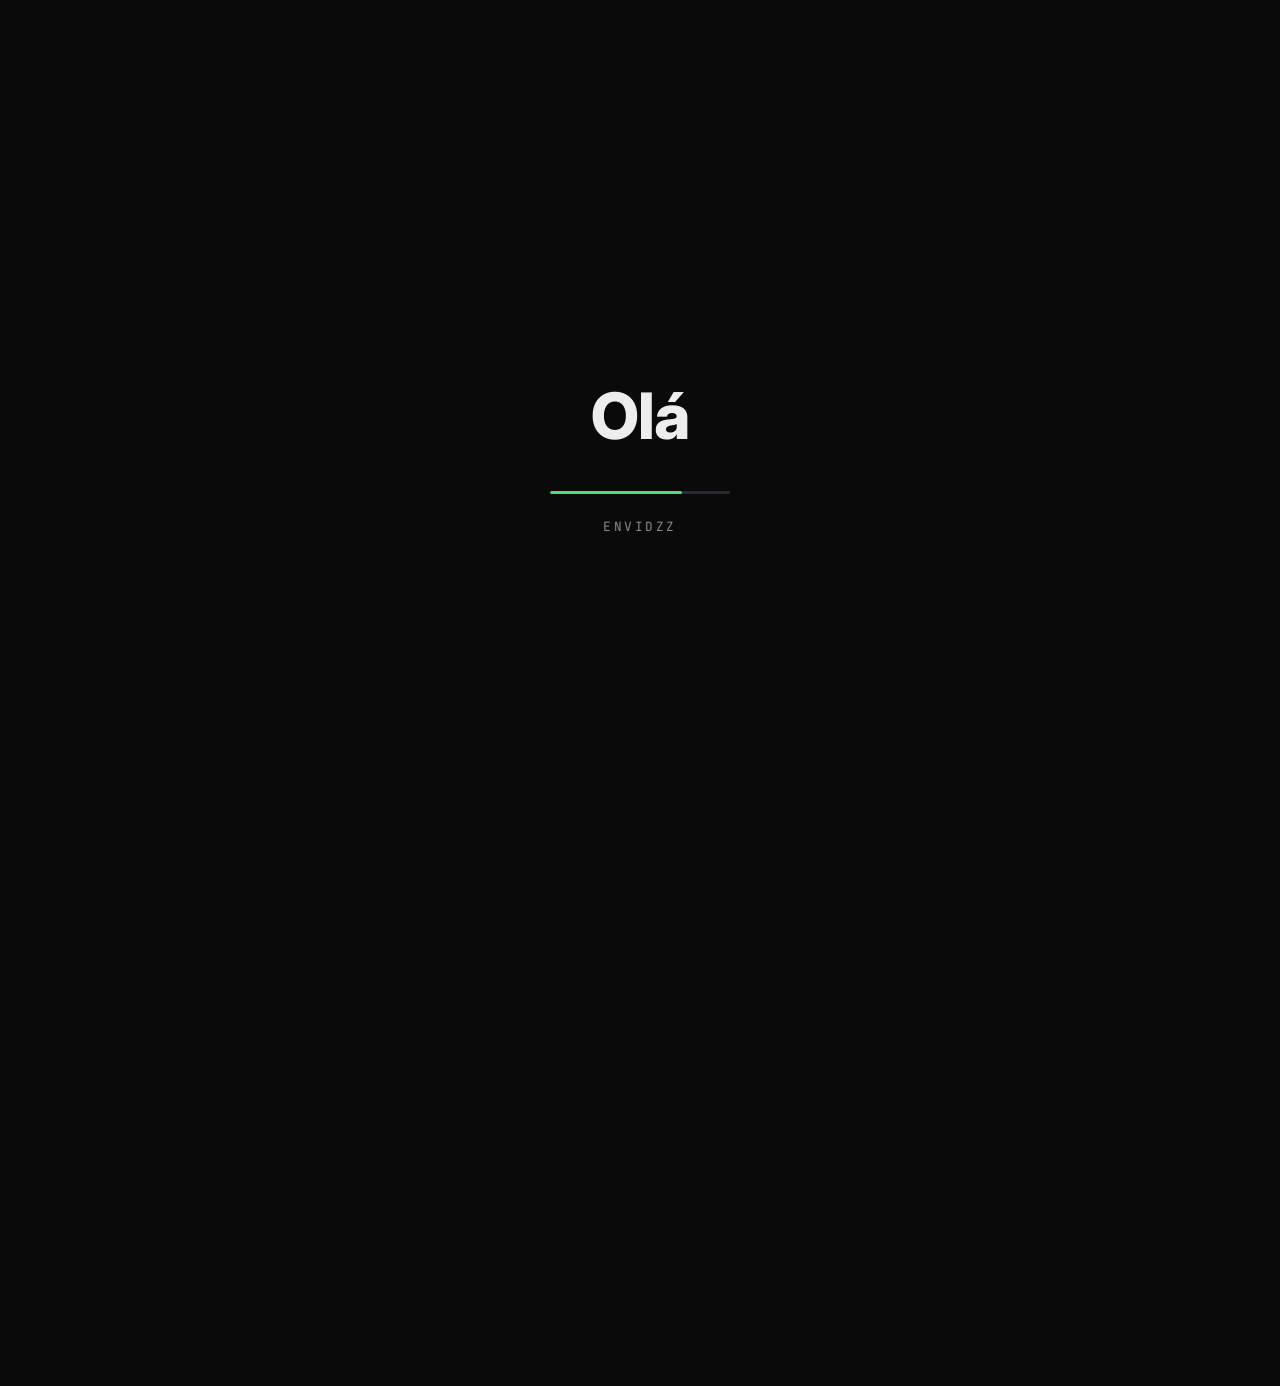
<file: index.html>
<!DOCTYPE html>
<html lang="en">
<head>
  <meta charset="UTF-8" />
  <meta name="viewport" content="width=device-width, initial-scale=1.0" />
  <meta name="description" content="envidzz — Minecraft plugin developer (Paper / Spigot · Java 21 · MC 1.21+)." />
  <meta name="color-scheme" content="dark" />
  <title>envidzz — plugin developer</title>
  <link rel="preconnect" href="https://fonts.googleapis.com" />
  <link rel="preconnect" href="https://fonts.gstatic.com" crossorigin />
  <link href="https://fonts.googleapis.com/css2?family=Inter:wght@400;500;600;700;800&family=JetBrains+Mono:wght@400;500&display=swap" rel="stylesheet" />
  <link rel="stylesheet" href="styles.css" />
</head>
<body>
  <div id="loader" class="loader">
    <div class="loader-word" id="loaderWord">Hello</div>
    <div class="loader-bar"><span id="loaderBar"></span></div>
    <div class="loader-sub">envidzz</div>
  </div>

  <div id="page" class="page">
    <header class="nav" id="nav">
      <a class="nav-logo" href=".">envidzz</a>
      <nav class="nav-links" aria-label="sections">
        <a href="." aria-current="page">Home</a>
        <a href="projects/">Projects</a>
        <a href="about/">About</a>
        <a href="stack/">Stack</a>
        <a href="servers/">Servers</a>
        <a href="contact/">Contact</a>
      </nav>
    </header>

    <main>
      <section id="home" class="hero reveal">
        <h1>envidzz</h1>
        <p class="tagline">Minecraft plugin developer</p>
        <p class="lede">I build server-grade plugins for modern 1.21+ servers — punishment suites, team frameworks, secure trading, and utilities that do one thing, well. Storage done right, permission-aware commands, MiniMessage UX, and admin tooling that respects the operator.</p>
        <p class="comment">// currently working on <a href="https://vantido.com" rel="noopener">vantido.com</a></p>
        <div class="cta">
          <a href="projects/" class="btn btn-primary">View projects</a>
        </div>
      </section>

      <section id="hub" class="section reveal">
        <h2 class="section-title"><span class="hash">#</span> Explore</h2>
        <div class="hub">
          <a class="page-card" href="projects/">
            <span class="pc-text">
              <span class="pc-title">Projects</span>
              <span class="pc-desc">SimpleRTP, TeamX, TradePlugin, LiteBanX</span>
            </span>
            <span class="pc-arrow">→</span>
          </a>
          <a class="page-card" href="about/">
            <span class="pc-text">
              <span class="pc-title">About</span>
              <span class="pc-desc">What I build and how I build it</span>
            </span>
            <span class="pc-arrow">→</span>
          </a>
          <a class="page-card" href="stack/">
            <span class="pc-text">
              <span class="pc-title">Stack</span>
              <span class="pc-desc">Platform, language, storage, UI</span>
            </span>
            <span class="pc-arrow">→</span>
          </a>
          <a class="page-card" href="servers/">
            <span class="pc-text">
              <span class="pc-title">Servers</span>
              <span class="pc-desc">Servers I have worked on</span>
            </span>
            <span class="pc-arrow">→</span>
          </a>
          <a class="page-card" href="contact/">
            <span class="pc-text">
              <span class="pc-title">Contact</span>
              <span class="pc-desc">DMs open for commissions</span>
            </span>
            <span class="pc-arrow">→</span>
          </a>
        </div>
      </section>
    </main>

    <footer class="foot">
      <span>envidzz © 2026</span>
    </footer>
  </div>

  <script src="app.js"></script>
</body>
</html>
</file>
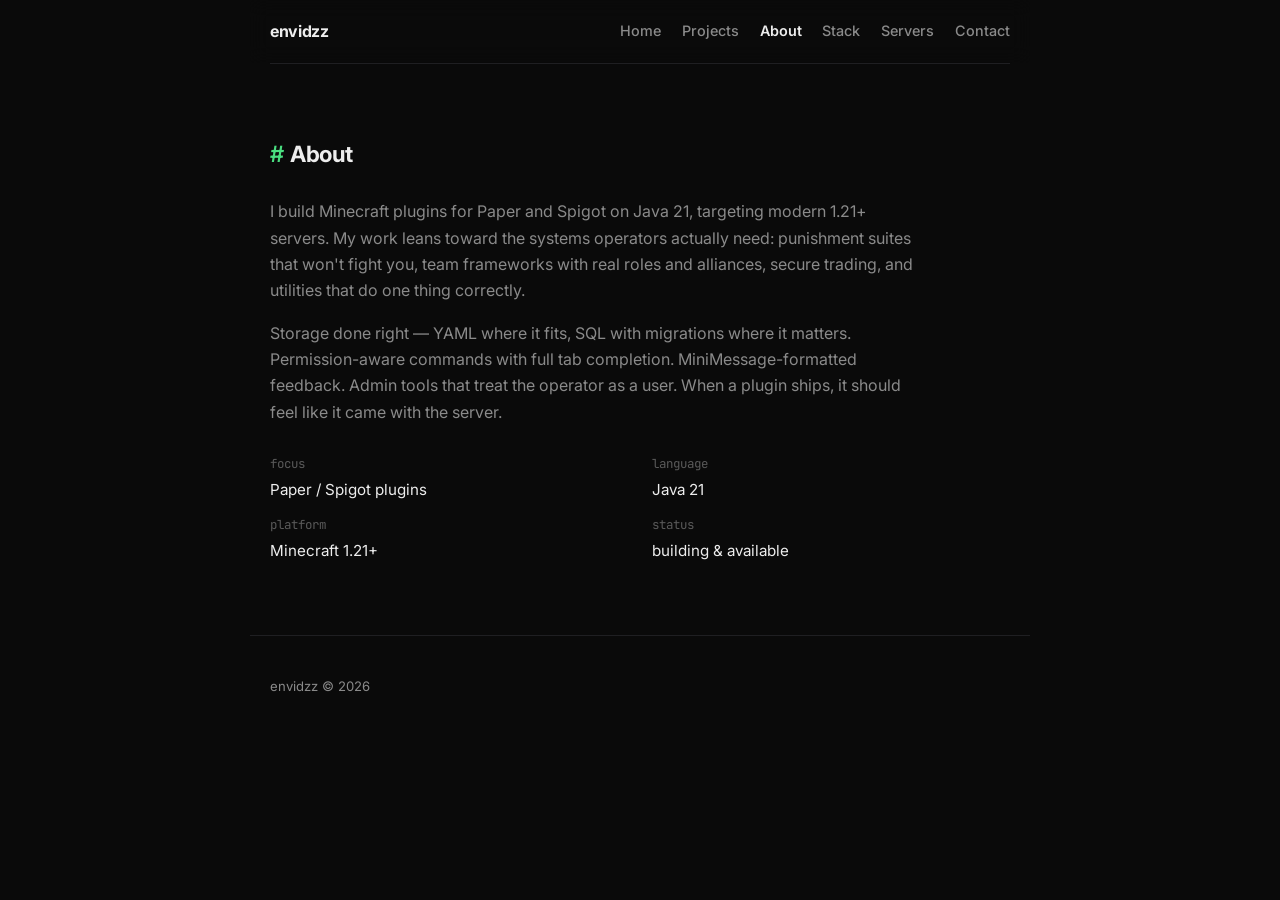
<file: about/index.html>
<!DOCTYPE html>
<html lang="en">
<head>
  <meta charset="UTF-8" />
  <meta name="viewport" content="width=device-width, initial-scale=1.0" />
  <meta name="description" content="envidzz — about: Minecraft plugin developer for Paper / Spigot on Java 21, targeting modern 1.21+ servers." />
  <meta name="color-scheme" content="dark" />
  <title>envidzz — about</title>
  <link rel="preconnect" href="https://fonts.googleapis.com" />
  <link rel="preconnect" href="https://fonts.gstatic.com" crossorigin />
  <link href="https://fonts.googleapis.com/css2?family=Inter:wght@400;500;600;700;800&family=JetBrains+Mono:wght@400;500&display=swap" rel="stylesheet" />
  <link rel="stylesheet" href="../styles.css" />
</head>
<body>
  <div id="page" class="page ready">
    <header class="nav" id="nav">
      <a class="nav-logo" href="../">envidzz</a>
      <nav class="nav-links" aria-label="sections">
        <a href="../">Home</a>
        <a href="../projects/">Projects</a>
        <a href="./" aria-current="page">About</a>
        <a href="../stack/">Stack</a>
        <a href="../servers/">Servers</a>
        <a href="../contact/">Contact</a>
      </nav>
    </header>

    <main>
      <section id="about" class="section reveal">
        <h2 class="section-title"><span class="hash">#</span> About</h2>
        <p>I build Minecraft plugins for Paper and Spigot on Java 21, targeting modern 1.21+ servers. My work leans toward the systems operators actually need: punishment suites that won't fight you, team frameworks with real roles and alliances, secure trading, and utilities that do one thing correctly.</p>
        <p>Storage done right — YAML where it fits, SQL with migrations where it matters. Permission-aware commands with full tab completion. MiniMessage-formatted feedback. Admin tools that treat the operator as a user. When a plugin ships, it should feel like it came with the server.</p>
        <dl class="meta">
          <div><dt>focus</dt><dd>Paper / Spigot plugins</dd></div>
          <div><dt>language</dt><dd>Java 21</dd></div>
          <div><dt>platform</dt><dd>Minecraft 1.21+</dd></div>
          <div><dt>status</dt><dd>building &amp; available</dd></div>
        </dl>
      </section>
    </main>

    <footer class="foot">
      <span>envidzz © 2026</span>
    </footer>
  </div>

  <script src="../app.js"></script>
</body>
</html>
</file>
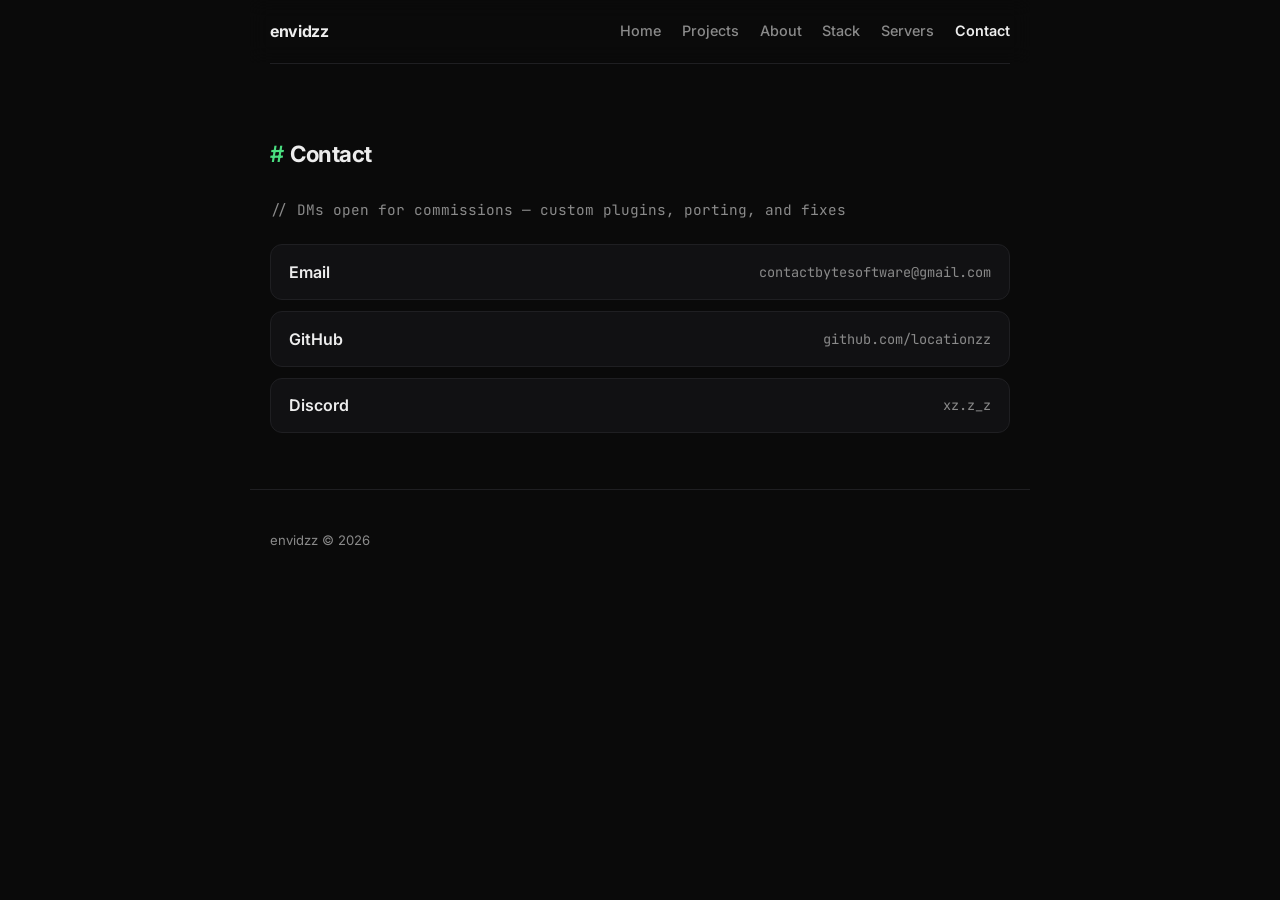
<file: contact/index.html>
<!DOCTYPE html>
<html lang="en">
<head>
  <meta charset="UTF-8" />
  <meta name="viewport" content="width=device-width, initial-scale=1.0" />
  <meta name="description" content="envidzz — contact: DMs open for commissions — custom plugins, porting, and fixes." />
  <meta name="color-scheme" content="dark" />
  <title>envidzz — contact</title>
  <link rel="preconnect" href="https://fonts.googleapis.com" />
  <link rel="preconnect" href="https://fonts.gstatic.com" crossorigin />
  <link href="https://fonts.googleapis.com/css2?family=Inter:wght@400;500;600;700;800&family=JetBrains+Mono:wght@400;500&display=swap" rel="stylesheet" />
  <link rel="stylesheet" href="../styles.css" />
</head>
<body>
  <div id="page" class="page ready">
    <header class="nav" id="nav">
      <a class="nav-logo" href="../">envidzz</a>
      <nav class="nav-links" aria-label="sections">
        <a href="../">Home</a>
        <a href="../projects/">Projects</a>
        <a href="../about/">About</a>
        <a href="../stack/">Stack</a>
        <a href="../servers/">Servers</a>
        <a href="./" aria-current="page">Contact</a>
      </nav>
    </header>

    <main>
      <section id="contact" class="section reveal">
        <h2 class="section-title"><span class="hash">#</span> Contact</h2>
        <p class="comment">// DMs open for commissions — custom plugins, porting, and fixes</p>
        <div class="contact-links">
          <a href="mailto:contactbytesoftware@gmail.com">
            <span class="cl-label">Email</span>
            <span class="cl-val">contactbytesoftware@gmail.com</span>
          </a>
          <a href="https://github.com/locationzz" rel="noopener">
            <span class="cl-label">GitHub</span>
            <span class="cl-val">github.com/locationzz</span>
          </a>
          <a href="#" rel="noopener">
            <span class="cl-label">Discord</span>
            <span class="cl-val">xz.z_z</span>
          </a>
        </div>
      </section>
    </main>

    <footer class="foot">
      <span>envidzz © 2026</span>
    </footer>
  </div>

  <script src="../app.js"></script>
</body>
</html>
</file>
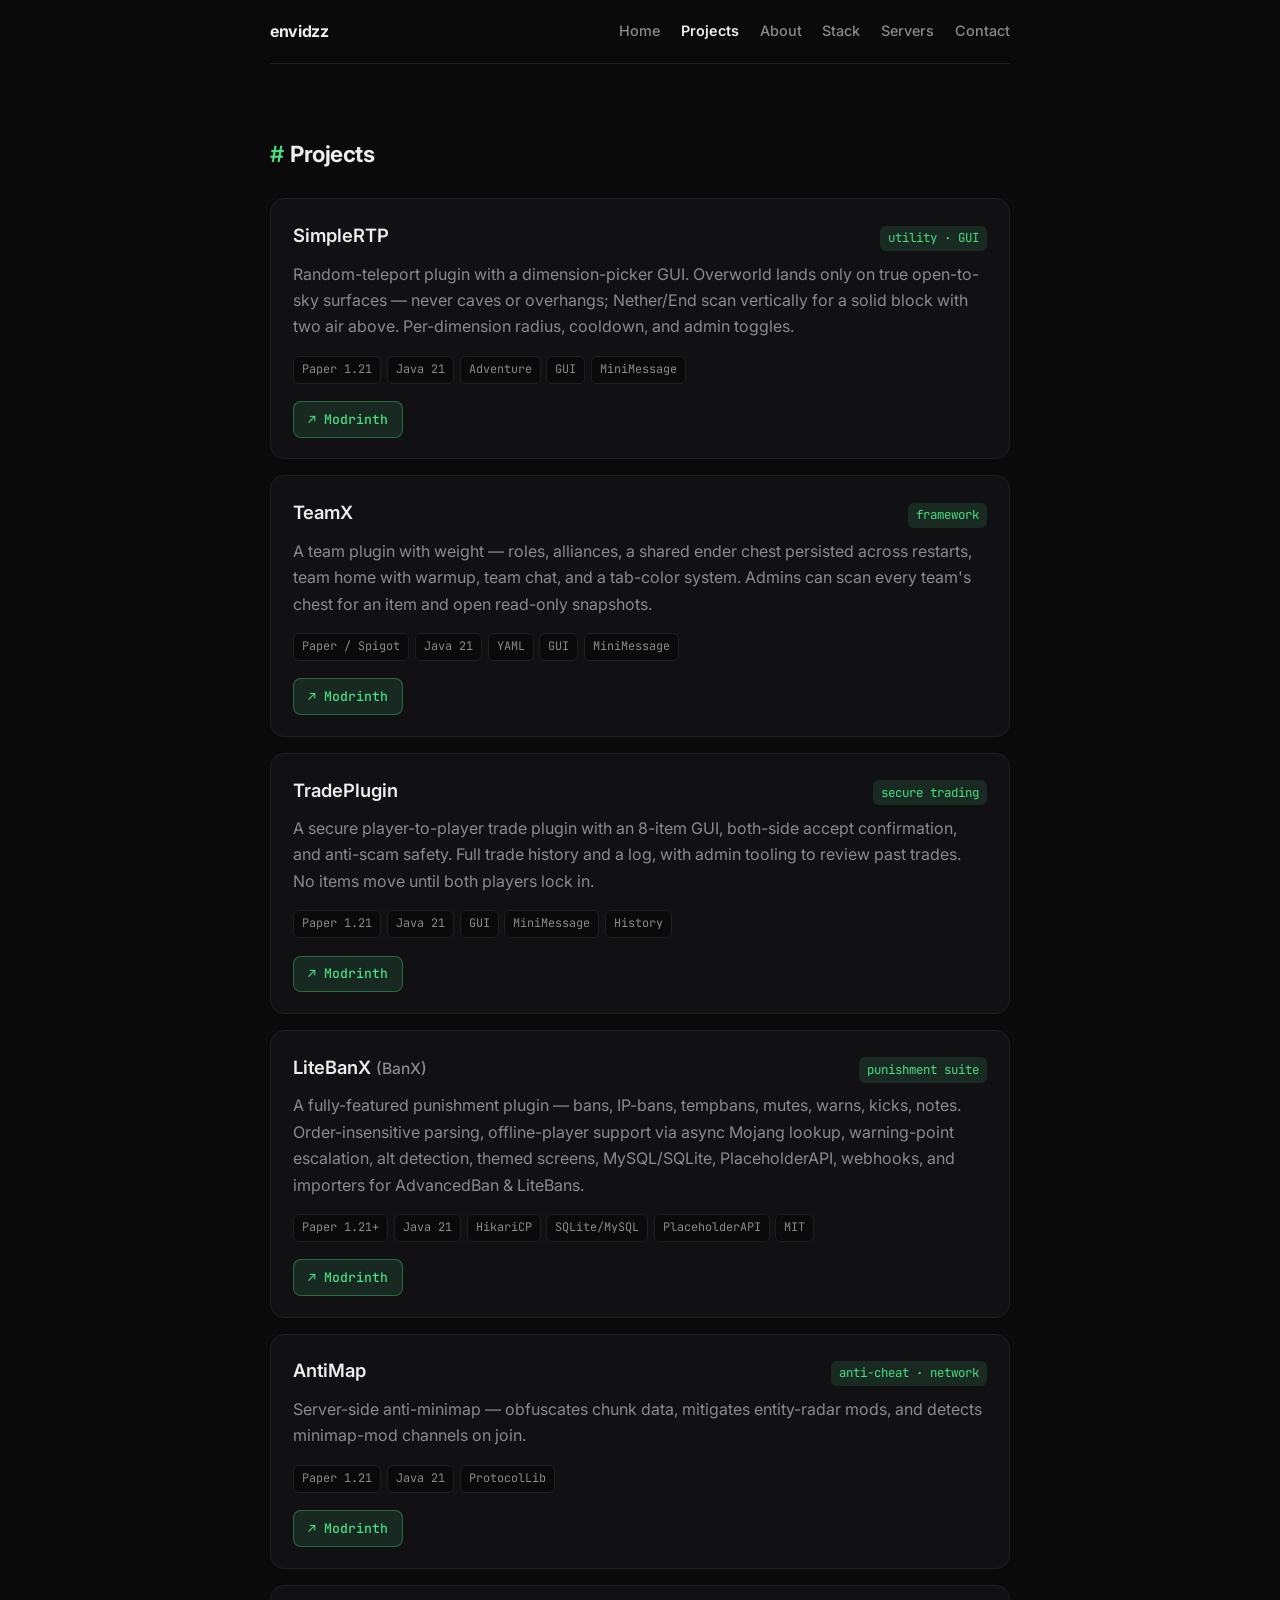
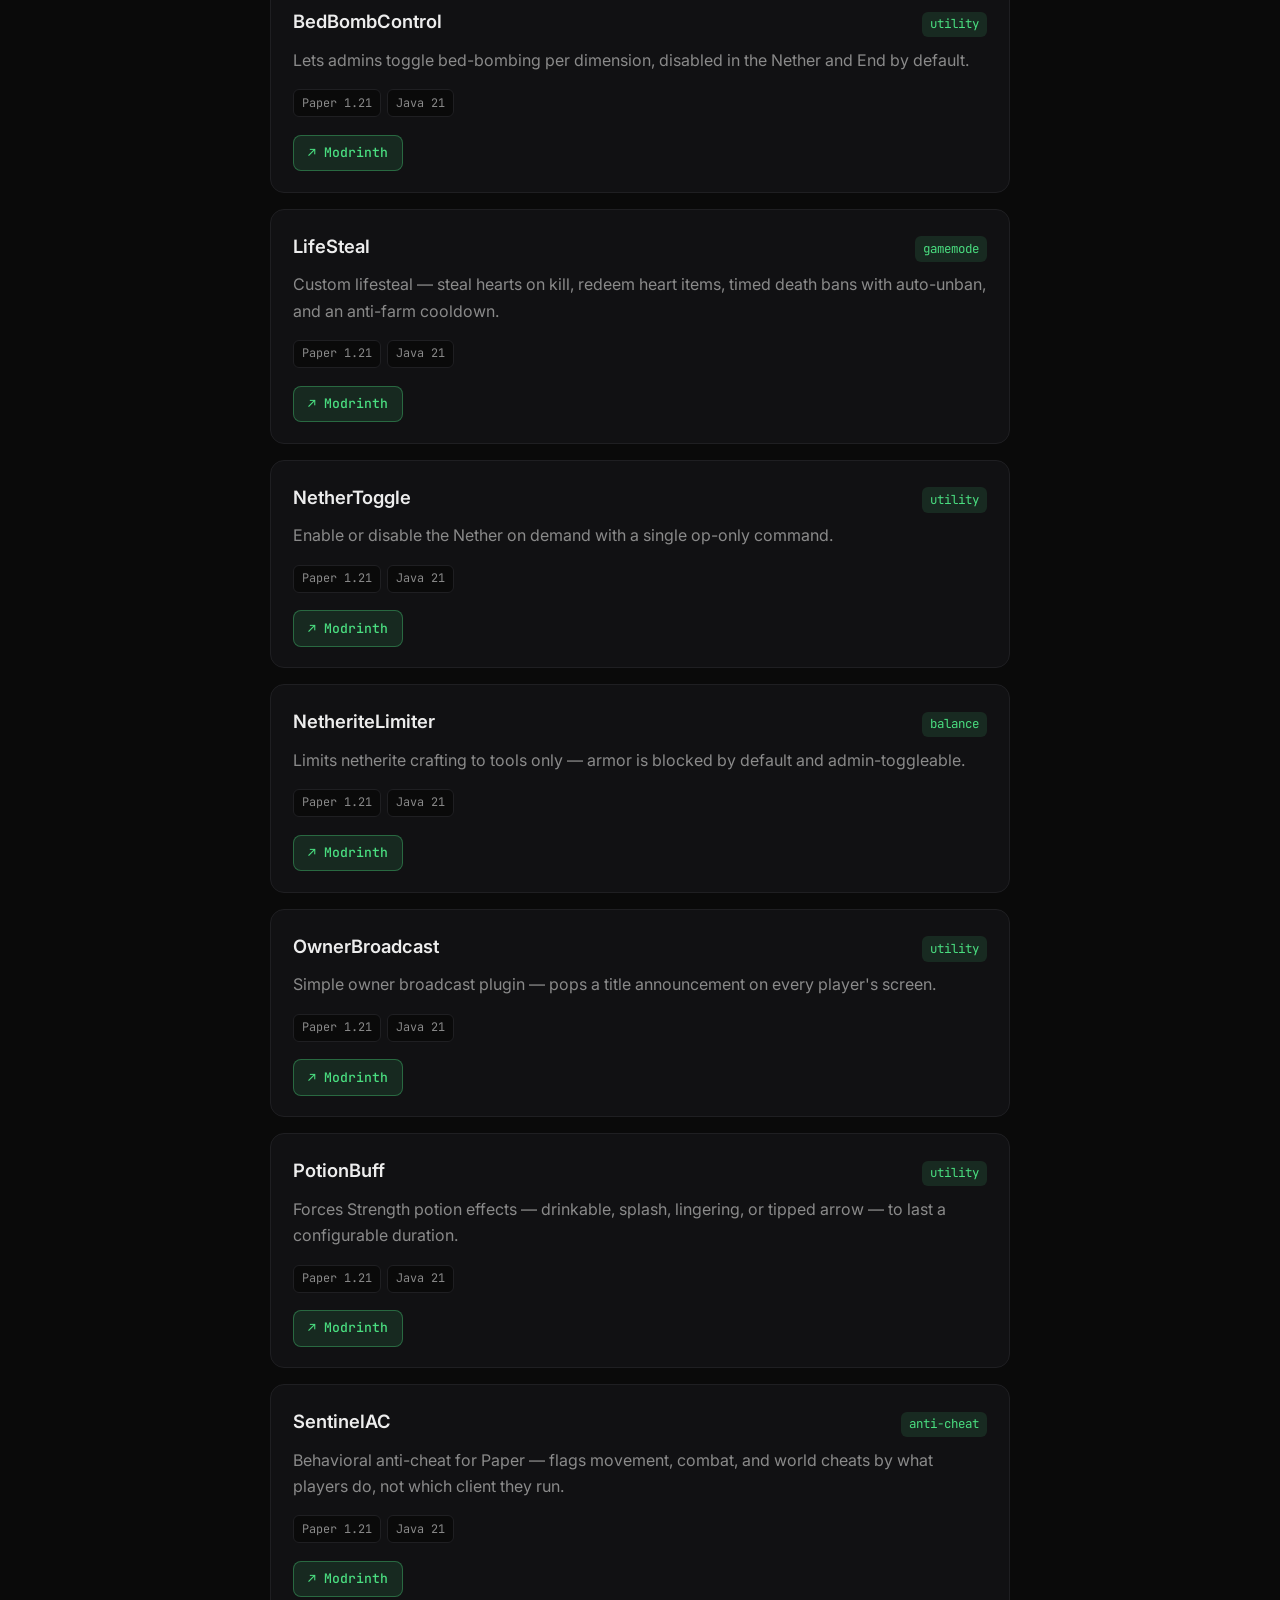
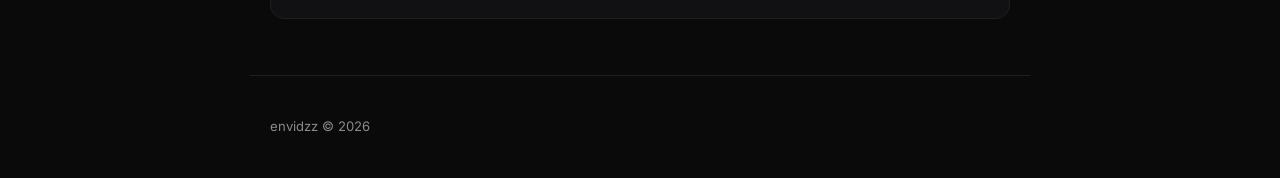
<file: projects/index.html>
<!DOCTYPE html>
<html lang="en">
<head>
  <meta charset="UTF-8" />
  <meta name="viewport" content="width=device-width, initial-scale=1.0" />
  <meta name="description" content="envidzz — projects: SimpleRTP, TeamX, TradePlugin, LiteBanX, and more Paper / Spigot plugins. Java 21, MC 1.21+." />
  <meta name="color-scheme" content="dark" />
  <title>envidzz — projects</title>
  <link rel="preconnect" href="https://fonts.googleapis.com" />
  <link rel="preconnect" href="https://fonts.gstatic.com" crossorigin />
  <link href="https://fonts.googleapis.com/css2?family=Inter:wght@400;500;600;700;800&family=JetBrains+Mono:wght@400;500&display=swap" rel="stylesheet" />
  <link rel="stylesheet" href="../styles.css" />
</head>
<body>
  <div id="page" class="page ready">
    <header class="nav" id="nav">
      <a class="nav-logo" href="../">envidzz</a>
      <nav class="nav-links" aria-label="sections">
        <a href="../">Home</a>
        <a href="./" aria-current="page">Projects</a>
        <a href="../about/">About</a>
        <a href="../stack/">Stack</a>
        <a href="../servers/">Servers</a>
        <a href="../contact/">Contact</a>
      </nav>
    </header>

    <main>
      <section id="projects" class="section reveal">
        <h2 class="section-title"><span class="hash">#</span> Projects</h2>
        <div class="work">
          <article class="work-item">
            <div class="work-head">
              <h3>SimpleRTP</h3>
              <span class="work-kind">utility · GUI</span>
            </div>
            <p>Random-teleport plugin with a dimension-picker GUI. Overworld lands only on true open-to-sky surfaces — never caves or overhangs; Nether/End scan vertically for a solid block with two air above. Per-dimension radius, cooldown, and admin toggles.</p>
            <div class="pills">
              <span>Paper 1.21</span><span>Java 21</span><span>Adventure</span><span>GUI</span><span>MiniMessage</span>
            </div>
            <a class="dl" href="https://modrinth.com/plugin/thesimplertp" rel="noopener">↗ Modrinth</a>
          </article>

          <article class="work-item">
            <div class="work-head">
              <h3>TeamX</h3>
              <span class="work-kind">framework</span>
            </div>
            <p>A team plugin with weight — roles, alliances, a shared ender chest persisted across restarts, team home with warmup, team chat, and a tab-color system. Admins can scan every team's chest for an item and open read-only snapshots.</p>
            <div class="pills">
              <span>Paper / Spigot</span><span>Java 21</span><span>YAML</span><span>GUI</span><span>MiniMessage</span>
            </div>
            <a class="dl" href="https://modrinth.com/plugin/teamsx" rel="noopener">↗ Modrinth</a>
          </article>

          <article class="work-item">
            <div class="work-head">
              <h3>TradePlugin</h3>
              <span class="work-kind">secure trading</span>
            </div>
            <p>A secure player-to-player trade plugin with an 8-item GUI, both-side accept confirmation, and anti-scam safety. Full trade history and a log, with admin tooling to review past trades. No items move until both players lock in.</p>
            <div class="pills">
              <span>Paper 1.21</span><span>Java 21</span><span>GUI</span><span>MiniMessage</span><span>History</span>
            </div>
            <a class="dl" href="https://modrinth.com/plugin/secure-tradeplugin" rel="noopener">↗ Modrinth</a>
          </article>

          <article class="work-item">
            <div class="work-head">
              <h3>LiteBanX <span class="alt">(BanX)</span></h3>
              <span class="work-kind">punishment suite</span>
            </div>
            <p>A fully-featured punishment plugin — bans, IP-bans, tempbans, mutes, warns, kicks, notes. Order-insensitive parsing, offline-player support via async Mojang lookup, warning-point escalation, alt detection, themed screens, MySQL/SQLite, PlaceholderAPI, webhooks, and importers for AdvancedBan &amp; LiteBans.</p>
            <div class="pills">
              <span>Paper 1.21+</span><span>Java 21</span><span>HikariCP</span><span>SQLite/MySQL</span><span>PlaceholderAPI</span><span>MIT</span>
            </div>
            <a class="dl" href="https://modrinth.com/plugin/litebanx" rel="noopener">↗ Modrinth</a>
          </article>

          <article class="work-item">
            <div class="work-head">
              <h3>AntiMap</h3>
              <span class="work-kind">anti-cheat · network</span>
            </div>
            <p>Server-side anti-minimap — obfuscates chunk data, mitigates entity-radar mods, and detects minimap-mod channels on join.</p>
            <div class="pills">
              <span>Paper 1.21</span><span>Java 21</span><span>ProtocolLib</span>
            </div>
            <a class="dl" href="https://modrinth.com/plugin/antimap" rel="noopener">↗ Modrinth</a>
          </article>

          <article class="work-item">
            <div class="work-head">
              <h3>BedBombControl</h3>
              <span class="work-kind">utility</span>
            </div>
            <p>Lets admins toggle bed-bombing per dimension, disabled in the Nether and End by default.</p>
            <div class="pills">
              <span>Paper 1.21</span><span>Java 21</span>
            </div>
            <a class="dl" href="https://modrinth.com/plugin/bedbombcontrol" rel="noopener">↗ Modrinth</a>
          </article>

          <article class="work-item">
            <div class="work-head">
              <h3>LifeSteal</h3>
              <span class="work-kind">gamemode</span>
            </div>
            <p>Custom lifesteal — steal hearts on kill, redeem heart items, timed death bans with auto-unban, and an anti-farm cooldown.</p>
            <div class="pills">
              <span>Paper 1.21</span><span>Java 21</span>
            </div>
            <a class="dl" href="https://modrinth.com/plugin/heart-lifesteal" rel="noopener">↗ Modrinth</a>
          </article>

          <article class="work-item">
            <div class="work-head">
              <h3>NetherToggle</h3>
              <span class="work-kind">utility</span>
            </div>
            <p>Enable or disable the Nether on demand with a single op-only command.</p>
            <div class="pills">
              <span>Paper 1.21</span><span>Java 21</span>
            </div>
            <a class="dl" href="https://modrinth.com/plugin/nethertoggle" rel="noopener">↗ Modrinth</a>
          </article>

          <article class="work-item">
            <div class="work-head">
              <h3>NetheriteLimiter</h3>
              <span class="work-kind">balance</span>
            </div>
            <p>Limits netherite crafting to tools only — armor is blocked by default and admin-toggleable.</p>
            <div class="pills">
              <span>Paper 1.21</span><span>Java 21</span>
            </div>
            <a class="dl" href="https://modrinth.com/plugin/netheritelimiter" rel="noopener">↗ Modrinth</a>
          </article>

          <article class="work-item">
            <div class="work-head">
              <h3>OwnerBroadcast</h3>
              <span class="work-kind">utility</span>
            </div>
            <p>Simple owner broadcast plugin — pops a title announcement on every player's screen.</p>
            <div class="pills">
              <span>Paper 1.21</span><span>Java 21</span>
            </div>
            <a class="dl" href="https://modrinth.com/plugin/ownerbroadcast" rel="noopener">↗ Modrinth</a>
          </article>

          <article class="work-item">
            <div class="work-head">
              <h3>PotionBuff</h3>
              <span class="work-kind">utility</span>
            </div>
            <p>Forces Strength potion effects — drinkable, splash, lingering, or tipped arrow — to last a configurable duration.</p>
            <div class="pills">
              <span>Paper 1.21</span><span>Java 21</span>
            </div>
            <a class="dl" href="https://modrinth.com/plugin/potionbuff" rel="noopener">↗ Modrinth</a>
          </article>

          <article class="work-item">
            <div class="work-head">
              <h3>SentinelAC</h3>
              <span class="work-kind">anti-cheat</span>
            </div>
            <p>Behavioral anti-cheat for Paper — flags movement, combat, and world cheats by what players do, not which client they run.</p>
            <div class="pills">
              <span>Paper 1.21</span><span>Java 21</span>
            </div>
            <a class="dl" href="https://modrinth.com/plugin/sentinelac-envidz" rel="noopener">↗ Modrinth</a>
          </article>
        </div>
      </section>
    </main>

    <footer class="foot">
      <span>envidzz © 2026</span>
    </footer>
  </div>

  <script src="../app.js"></script>
</body>
</html>
</file>
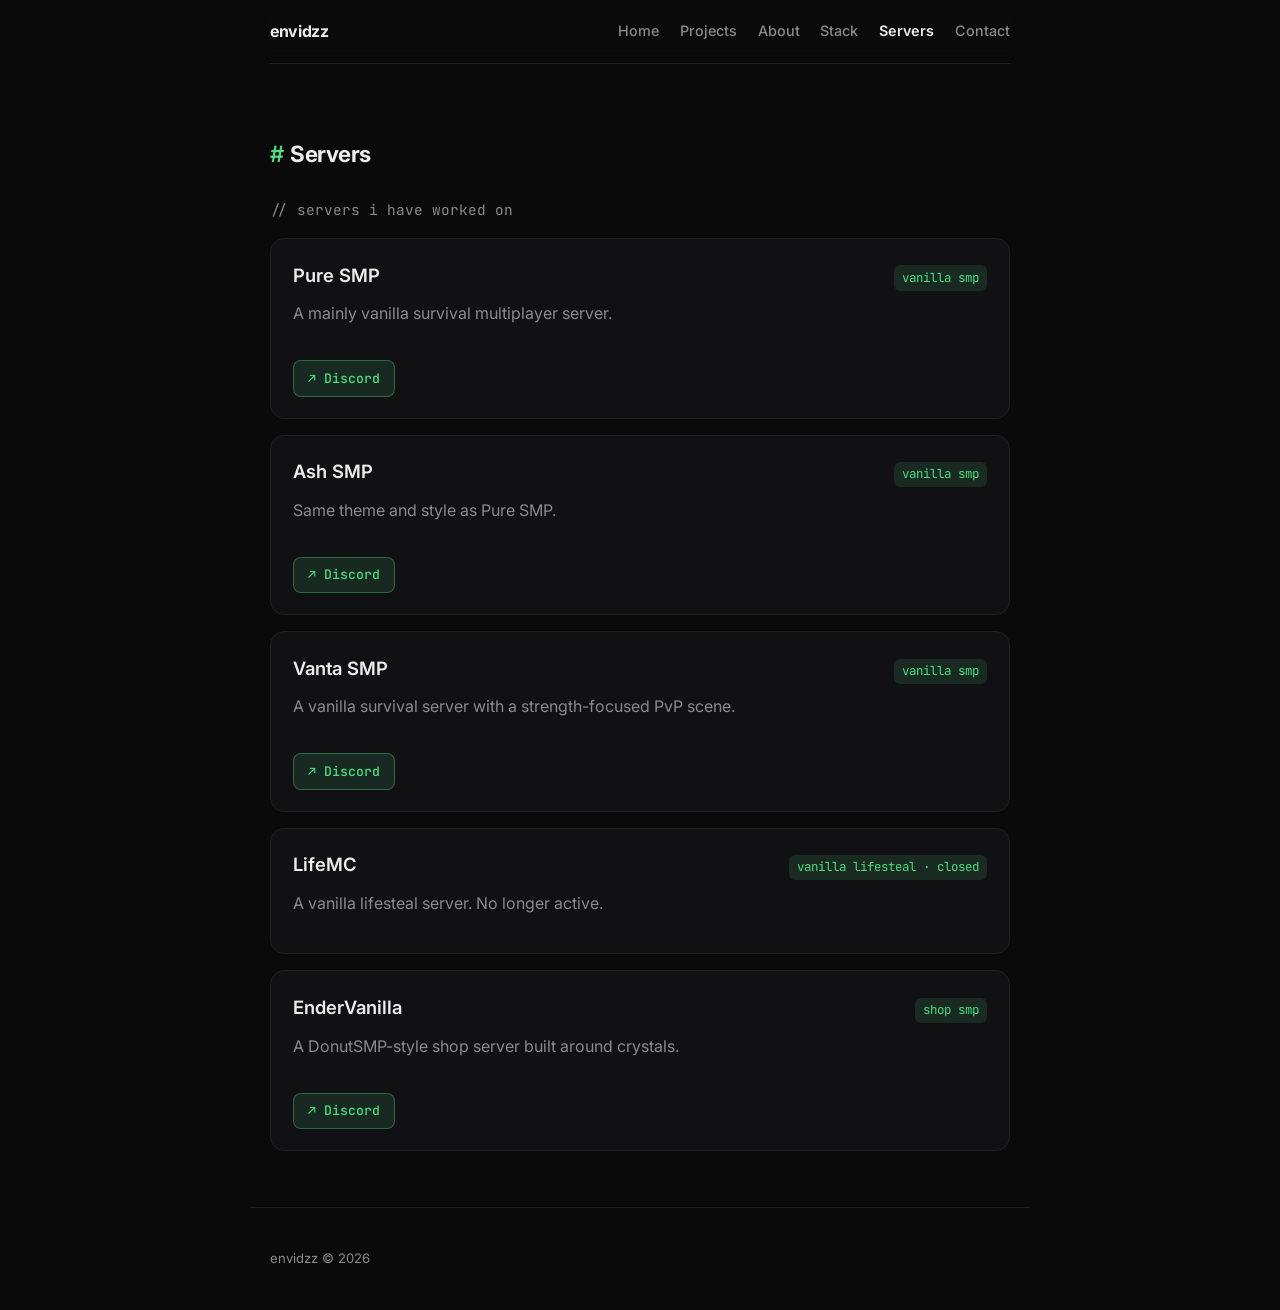
<file: servers/index.html>
<!DOCTYPE html>
<html lang="en">
<head>
  <meta charset="UTF-8" />
  <meta name="viewport" content="width=device-width, initial-scale=1.0" />
  <meta name="description" content="envidzz — servers I have worked on: Pure SMP, Ash SMP, Vanta SMP, LifeMC, EnderVanilla." />
  <meta name="color-scheme" content="dark" />
  <title>envidzz — servers</title>
  <link rel="preconnect" href="https://fonts.googleapis.com" />
  <link rel="preconnect" href="https://fonts.gstatic.com" crossorigin />
  <link href="https://fonts.googleapis.com/css2?family=Inter:wght@400;500;600;700;800&family=JetBrains+Mono:wght@400;500&display=swap" rel="stylesheet" />
  <link rel="stylesheet" href="../styles.css" />
</head>
<body>
  <div id="page" class="page ready">
    <header class="nav" id="nav">
      <a class="nav-logo" href="../">envidzz</a>
      <nav class="nav-links" aria-label="sections">
        <a href="../">Home</a>
        <a href="../projects/">Projects</a>
        <a href="../about/">About</a>
        <a href="../stack/">Stack</a>
        <a href="./" aria-current="page">Servers</a>
        <a href="../contact/">Contact</a>
      </nav>
    </header>

    <main>
      <section id="servers" class="section reveal">
        <h2 class="section-title"><span class="hash">#</span> Servers</h2>
        <p class="comment">// servers i have worked on</p>
        <div class="work">
          <article class="work-item">
            <div class="work-head">
              <h3>Pure SMP</h3>
              <span class="work-kind">vanilla smp</span>
            </div>
            <p>A mainly vanilla survival multiplayer server.</p>
            <a class="dl" href="https://discord.gg/gxp5YZzMpd" rel="noopener">↗ Discord</a>
          </article>

          <article class="work-item">
            <div class="work-head">
              <h3>Ash SMP</h3>
              <span class="work-kind">vanilla smp</span>
            </div>
            <p>Same theme and style as Pure SMP.</p>
            <a class="dl" href="https://discord.gg/KSTVBHJhYJ" rel="noopener">↗ Discord</a>
          </article>

          <article class="work-item">
            <div class="work-head">
              <h3>Vanta SMP</h3>
              <span class="work-kind">vanilla smp</span>
            </div>
            <p>A vanilla survival server with a strength-focused PvP scene.</p>
            <a class="dl" href="https://discord.gg/EYuCBSV9RH" rel="noopener">↗ Discord</a>
          </article>

          <article class="work-item">
            <div class="work-head">
              <h3>LifeMC</h3>
              <span class="work-kind">vanilla lifesteal · closed</span>
            </div>
            <p>A vanilla lifesteal server. No longer active.</p>
          </article>

          <article class="work-item">
            <div class="work-head">
              <h3>EnderVanilla</h3>
              <span class="work-kind">shop smp</span>
            </div>
            <p>A DonutSMP-style shop server built around crystals.</p>
            <a class="dl" href="https://discord.gg/zQSq4A2YF4" rel="noopener">↗ Discord</a>
          </article>
        </div>
      </section>
    </main>

    <footer class="foot">
      <span>envidzz © 2026</span>
    </footer>
  </div>

  <script src="../app.js"></script>
</body>
</html>
</file>
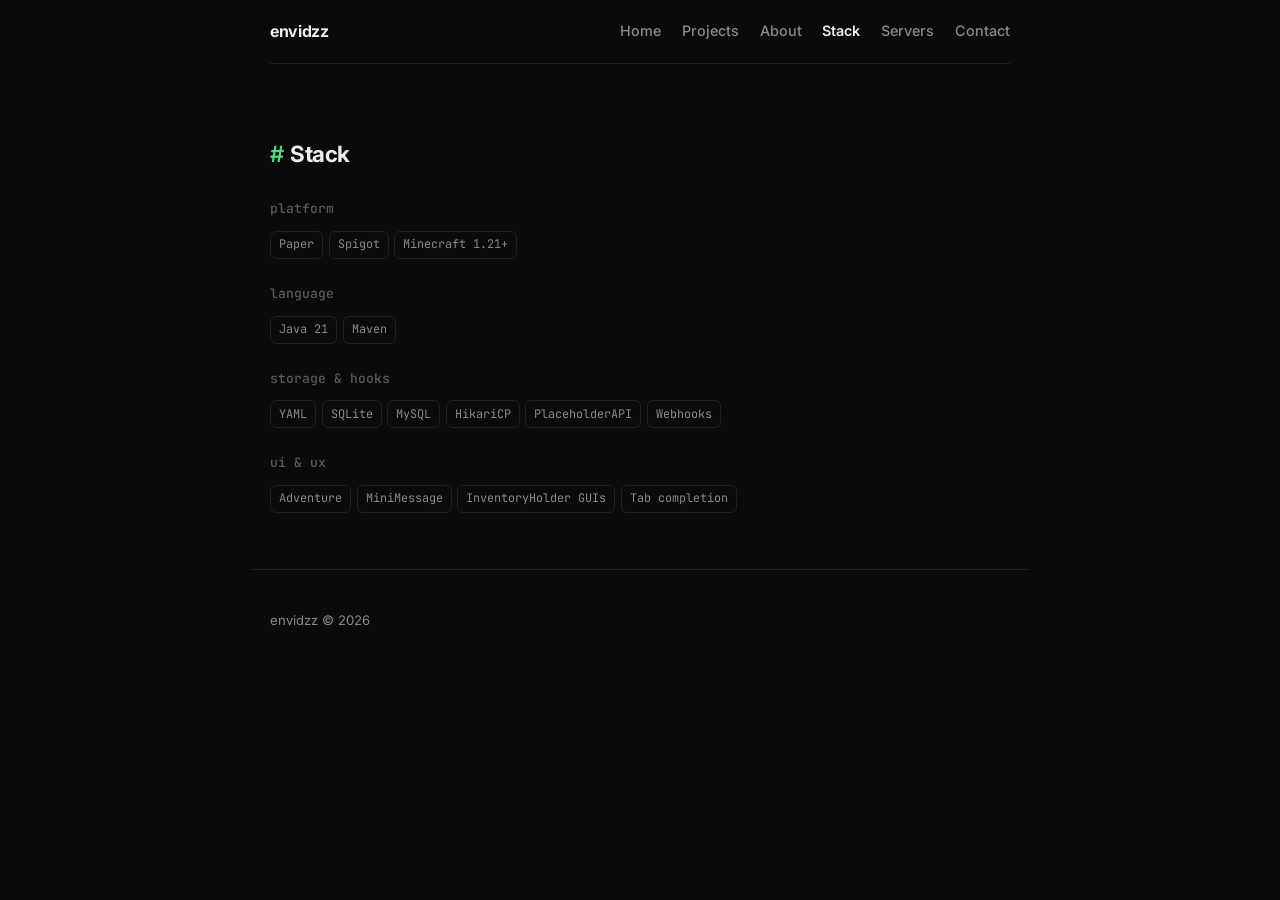
<file: stack/index.html>
<!DOCTYPE html>
<html lang="en">
<head>
  <meta charset="UTF-8" />
  <meta name="viewport" content="width=device-width, initial-scale=1.0" />
  <meta name="description" content="envidzz — stack: Paper, Spigot, Java 21, Maven, YAML, SQLite, MySQL, HikariCP, Adventure, MiniMessage." />
  <meta name="color-scheme" content="dark" />
  <title>envidzz — stack</title>
  <link rel="preconnect" href="https://fonts.googleapis.com" />
  <link rel="preconnect" href="https://fonts.gstatic.com" crossorigin />
  <link href="https://fonts.googleapis.com/css2?family=Inter:wght@400;500;600;700;800&family=JetBrains+Mono:wght@400;500&display=swap" rel="stylesheet" />
  <link rel="stylesheet" href="../styles.css" />
</head>
<body>
  <div id="page" class="page ready">
    <header class="nav" id="nav">
      <a class="nav-logo" href="../">envidzz</a>
      <nav class="nav-links" aria-label="sections">
        <a href="../">Home</a>
        <a href="../projects/">Projects</a>
        <a href="../about/">About</a>
        <a href="./" aria-current="page">Stack</a>
        <a href="../servers/">Servers</a>
        <a href="../contact/">Contact</a>
      </nav>
    </header>

    <main>
      <section id="stack" class="section reveal">
        <h2 class="section-title"><span class="hash">#</span> Stack</h2>
        <div class="skill-groups">
          <div class="skill-group">
            <h4>Platform</h4>
            <div class="pills"><span>Paper</span><span>Spigot</span><span>Minecraft 1.21+</span></div>
          </div>
          <div class="skill-group">
            <h4>Language</h4>
            <div class="pills"><span>Java 21</span><span>Maven</span></div>
          </div>
          <div class="skill-group">
            <h4>Storage &amp; Hooks</h4>
            <div class="pills"><span>YAML</span><span>SQLite</span><span>MySQL</span><span>HikariCP</span><span>PlaceholderAPI</span><span>Webhooks</span></div>
          </div>
          <div class="skill-group">
            <h4>UI &amp; UX</h4>
            <div class="pills"><span>Adventure</span><span>MiniMessage</span><span>InventoryHolder GUIs</span><span>Tab completion</span></div>
          </div>
        </div>
      </section>
    </main>

    <footer class="foot">
      <span>envidzz © 2026</span>
    </footer>
  </div>

  <script src="../app.js"></script>
</body>
</html>
</file>
<file: styles.css>
:root {
  --bg: #0a0a0a;
  --surface: #111113;
  --text: #ededed;
  --muted: #8a8a8a;
  --dim: #5a5a5a;
  --border: #1f1f22;
  --border2: #2a2a30;
  --accent: #4ade80;
  --accent-soft: rgba(74, 222, 128, 0.12);
  --sans: 'Inter', system-ui, -apple-system, sans-serif;
  --mono: 'JetBrains Mono', ui-monospace, monospace;
  --ease: cubic-bezier(0.22, 1, 0.36, 1);
  --maxw: 780px;
}

* { box-sizing: border-box; }

html { scroll-behavior: smooth; }

body {
  margin: 0;
  background: var(--bg);
  color: var(--text);
  font-family: var(--sans);
  font-size: 16px;
  line-height: 1.65;
  -webkit-font-smoothing: antialiased;
}

::selection { background: rgba(74, 222, 128, 0.3); color: #fff; }
a { color: var(--text); text-decoration: none; }

.loader {
  position: fixed; inset: 0; z-index: 999;
  background: var(--bg);
  display: flex; flex-direction: column;
  align-items: center; justify-content: center;
  gap: 1.4rem;
  transition: opacity 0.5s var(--ease), visibility 0.5s var(--ease);
}
.loader.hide { opacity: 0; visibility: hidden; }
.loader-word {
  font-size: clamp(2.2rem, 7vw, 4rem);
  font-weight: 800;
  letter-spacing: -0.02em;
  color: var(--text);
  animation: wordIn 0.4s var(--ease) both;
}
@keyframes wordIn { from { opacity: 0; transform: translateY(10px) scale(0.96); } to { opacity: 1; transform: none; } }
.loader-bar { width: 180px; height: 3px; border-radius: 99px; background: var(--border2); overflow: hidden; }
.loader-bar span { display: block; height: 100%; width: 0%; background: var(--accent); border-radius: 99px; transition: width 0.12s linear; }
.loader-sub { font-family: var(--mono); font-size: 0.8rem; color: var(--muted); letter-spacing: 0.2em; text-transform: uppercase; }

.page { opacity: 0; transition: opacity 0.6s var(--ease); }
.page.ready { opacity: 1; }
main { max-width: var(--maxw); margin: 0 auto; padding: 0 1.25rem; }

.nav {
  position: sticky; top: 0; z-index: 50;
  max-width: var(--maxw);
  margin: 0 auto;
  padding: 1.1rem 1.25rem;
  display: flex;
  align-items: center;
  gap: 1.2rem;
  background: rgba(10, 10, 10, 0.7);
  backdrop-filter: blur(10px);
  -webkit-backdrop-filter: blur(10px);
  border-bottom: 1px solid transparent;
  transition: border-color 0.3s var(--ease);
}
.nav.scrolled { border-bottom-color: var(--border); }
.nav-logo { font-weight: 700; letter-spacing: -0.02em; color: var(--text); }
.nav-links { display: flex; gap: 1.3rem; margin-left: auto; }
.nav-links a { color: var(--muted); font-size: 0.9rem; font-weight: 500; transition: color 0.2s var(--ease); }
.nav-links a:hover, .nav-links a.active, .nav-links a[aria-current="page"] { color: var(--text); }
.nav-links a.active, .nav-links a[aria-current="page"] { font-weight: 600; }

.status { display: none; }

.hero { padding: 6rem 0 5rem; }
.hero h1 {
  font-size: clamp(2.6rem, 9vw, 4.5rem);
  font-weight: 800; letter-spacing: -0.04em;
  margin: 0 0 0.8rem; line-height: 1;
}
.tagline { font-size: clamp(1.15rem, 3vw, 1.5rem); color: var(--text); font-weight: 500; margin: 0 0 1.2rem; }
.lede { color: var(--muted); max-width: 60ch; margin: 0 0 1rem; }
.comment { font-family: var(--mono); color: var(--dim); font-size: 0.9rem; margin: 0 0 1.8rem; }
.cta { display: flex; gap: 0.7rem; flex-wrap: wrap; }
.btn {
  font-size: 0.92rem; font-weight: 500; font-family: var(--sans);
  padding: 0.6rem 1.1rem; border-radius: 10px;
  border: 1px solid transparent; cursor: pointer;
  transition: transform 0.2s var(--ease), background 0.2s var(--ease), border-color 0.2s var(--ease), color 0.2s var(--ease);
}
.btn-primary { background: var(--accent); color: #06210f; font-weight: 600; }
.btn-primary:hover { transform: translateY(-2px); box-shadow: 0 8px 20px rgba(74, 222, 128, 0.25); }
.btn-ghost { border-color: var(--border2); color: var(--text); }
.btn-ghost:hover { border-color: var(--text); transform: translateY(-2px); }

.section { padding: 3.5rem 0; border-top: 1px solid var(--border); }
main > .section:first-child { padding-top: 4.5rem; }
.section-title {
  font-size: 1.4rem; font-weight: 700; letter-spacing: -0.02em;
  margin: 0 0 1.6rem; display: flex; align-items: baseline; gap: 0.4rem;
}
.section-title .hash { color: var(--accent); font-weight: 600; }
.section p { color: var(--muted); max-width: 65ch; margin: 0 0 1rem; }

.hub { display: grid; gap: 0.9rem; margin-top: 1.4rem; }
.page-card {
  display: flex; align-items: center; justify-content: space-between; gap: 1rem;
  background: var(--surface); border: 1px solid var(--border);
  border-radius: 14px; padding: 1.1rem 1.3rem;
  transition: border-color 0.25s var(--ease), transform 0.25s var(--ease), background 0.25s var(--ease);
}
.page-card:hover { border-color: var(--border2); transform: translateY(-2px); background: #161618; }
.page-card .pc-text { display: flex; flex-direction: column; gap: 0.15rem; }
.page-card .pc-title { font-weight: 600; color: var(--text); font-size: 1.05rem; }
.page-card .pc-desc { font-size: 0.85rem; color: var(--muted); }
.page-card .pc-arrow { font-family: var(--mono); color: var(--accent); font-size: 1.1rem; transition: transform 0.2s var(--ease); }
.page-card:hover .pc-arrow { transform: translateX(4px); }
@media (max-width: 600px) {
  .page-card { padding: 0.95rem 1.1rem; }
}

.work { display: grid; gap: 1rem; }
.work-item {
  background: var(--surface);
  border: 1px solid var(--border);
  border-radius: 14px;
  padding: 1.3rem 1.4rem;
  transition: border-color 0.25s var(--ease), transform 0.25s var(--ease);
}
.work-item:hover { border-color: var(--border2); transform: translateY(-2px); }
.work-head { display: flex; align-items: baseline; justify-content: space-between; gap: 0.6rem; flex-wrap: wrap; }
.work-head h3 { margin: 0; font-size: 1.15rem; font-weight: 600; color: var(--text); }
.work-head .alt { color: var(--muted); font-weight: 500; font-size: 0.85em; }
.work-kind { font-family: var(--mono); font-size: 0.78rem; color: var(--accent); background: var(--accent-soft); padding: 0.15rem 0.5rem; border-radius: 6px; }
.work-item p { color: var(--muted); margin: 0.6rem 0 1rem; max-width: none; }

.dl {
  display: inline-flex; align-items: center; gap: 0.4rem;
  margin-top: 1.1rem;
  font-family: var(--mono); font-size: 0.82rem; font-weight: 500;
  color: var(--accent);
  background: var(--accent-soft);
  border: 1px solid rgba(74, 222, 128, 0.35);
  padding: 0.4rem 0.85rem; border-radius: 8px;
  transition: transform 0.2s var(--ease), background 0.2s var(--ease), border-color 0.2s var(--ease), color 0.2s var(--ease);
}
.dl:hover { transform: translateY(-2px); background: var(--accent); color: #06210f; border-color: var(--accent); box-shadow: 0 6px 16px rgba(74, 222, 128, 0.22); }

.pills { display: flex; flex-wrap: wrap; gap: 0.35rem; }
.pills span {
  font-family: var(--mono);
  font-size: 0.74rem;
  color: var(--muted);
  background: var(--bg);
  border: 1px solid var(--border);
  border-radius: 6px;
  padding: 0.2rem 0.5rem;
  transition: border-color 0.2s var(--ease), color 0.2s var(--ease);
}
.pills span:hover { border-color: var(--border2); color: var(--text); }

.meta { display: grid; grid-template-columns: 1fr 1fr; gap: 0.8rem 1.5rem; margin-top: 1.8rem; }
.meta div { display: flex; flex-direction: column; gap: 0.15rem; }
.meta dt { font-family: var(--mono); font-size: 0.78rem; color: var(--dim); }
.meta dd { margin: 0; color: var(--text); font-size: 0.95rem; }

.skill-groups { display: grid; gap: 1.5rem; }
.skill-group h4 { margin: 0 0 0.7rem; font-size: 0.82rem; font-weight: 500; color: var(--dim); font-family: var(--mono); text-transform: lowercase; }

.contact-links { display: grid; gap: 0.7rem; margin-top: 1.4rem; }
.contact-links a {
  display: flex; align-items: center; justify-content: space-between; gap: 1rem;
  background: var(--surface); border: 1px solid var(--border);
  border-radius: 12px; padding: 0.85rem 1.1rem;
  transition: border-color 0.2s var(--ease), transform 0.2s var(--ease), background 0.2s var(--ease);
}
.contact-links a:hover { border-color: var(--border2); transform: translateX(3px); background: #161618; }
.cl-label { font-weight: 600; color: var(--text); }
.cl-val { font-family: var(--mono); color: var(--muted); font-size: 0.85rem; }

.foot {
  max-width: var(--maxw); margin: 0 auto;
  padding: 2.5rem 1.25rem;
  display: flex; align-items: center; justify-content: space-between; gap: 1rem;
  flex-wrap: wrap;
  border-top: 1px solid var(--border);
  color: var(--muted); font-size: 0.82rem;
}
.foot-note { font-family: var(--mono); color: var(--dim); }

.reveal { opacity: 0; transform: translateY(16px); }
.reveal.in { opacity: 1; transform: none; transition: opacity 0.6s var(--ease), transform 0.6s var(--ease); }

@media (max-width: 760px) {
  .nav { flex-wrap: wrap; gap: 0.8rem; padding: 0.9rem 1.25rem; }
  .nav-links { order: 3; width: 100%; margin-left: 0; gap: 1.1rem; flex-wrap: wrap; }
}
@media (max-width: 600px) {
  .hero { padding: 4rem 0 3.5rem; }
  .meta { grid-template-columns: 1fr; }
  .contact-links a { flex-direction: column; align-items: flex-start; gap: 0.15rem; }
}

:focus-visible { outline: 2px solid var(--accent); outline-offset: 2px; }

@media (prefers-reduced-motion: reduce) {
  *, .loader-word { animation: none !important; transition: none !important; }
  html { scroll-behavior: auto; }
  .page { opacity: 1; }
  .reveal { opacity: 1; transform: none; }
}
</file>
